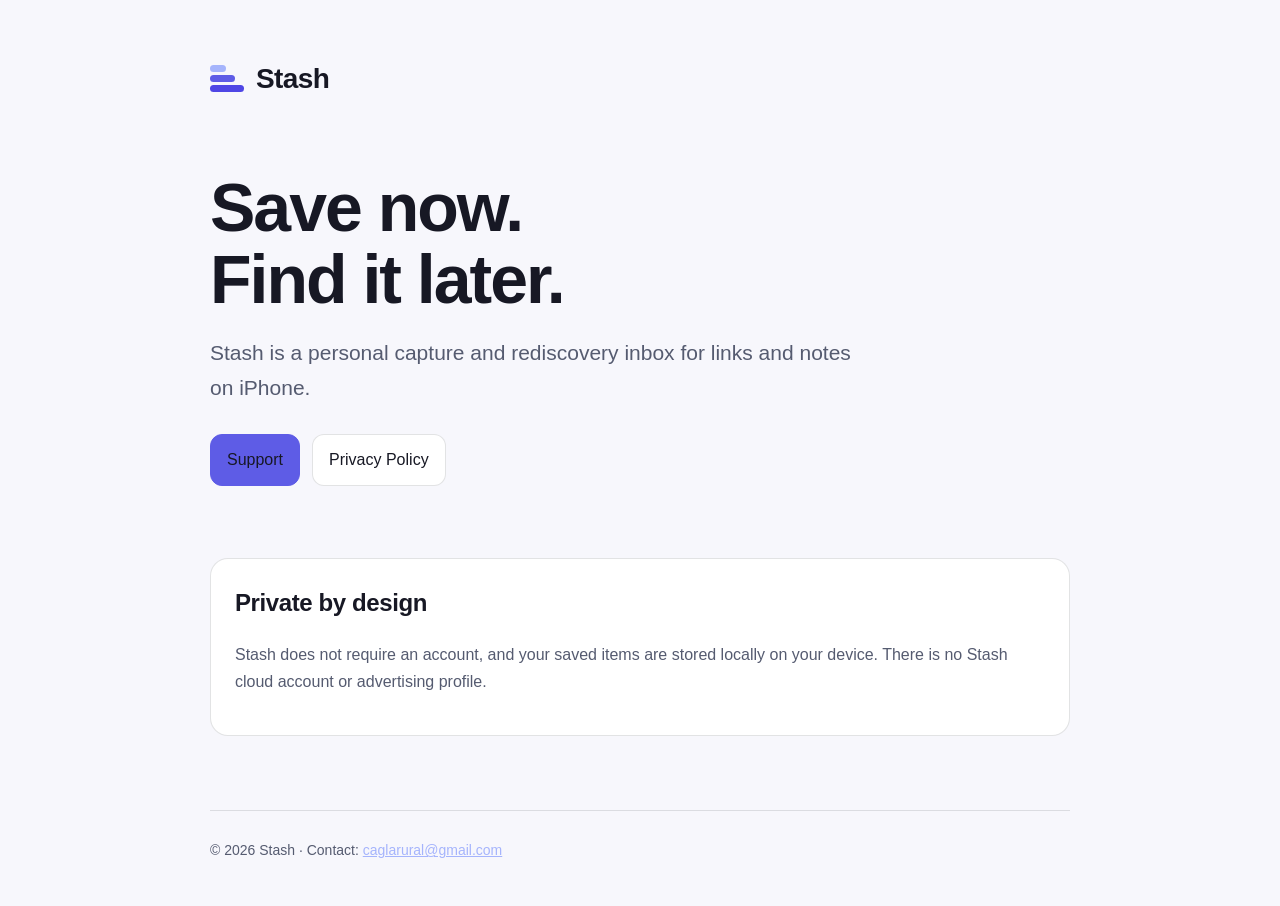
<file: index.html>
<!doctype html>
<html lang="en">
<head>
  <meta charset="utf-8">
  <meta name="viewport" content="width=device-width,initial-scale=1">
  <meta name="description" content="Stash — Save now. Find it later.">
  <title>Stash — Save now. Find it later.</title>
  <link rel="stylesheet" href="./styles.css">
</head>
<body>
  <header class="wrap">
    <a class="brand" href="./" aria-label="Stash home">
      <span class="mark" aria-hidden="true"><span class="a"></span><span class="b"></span><span class="c"></span></span>
      <span>Stash</span>
    </a>
  </header>
  <main class="wrap">
    <section class="hero">
      <h1>Save now.<br>Find it later.</h1>
      <p class="lead">Stash is a personal capture and rediscovery inbox for links and notes on iPhone.</p>
      <div class="links">
        <a class="button primary" href="./support/">Support</a>
        <a class="button" href="./privacy/">Privacy Policy</a>
      </div>
    </section>
    <section class="card">
      <h2 style="margin-top:0">Private by design</h2>
      <p>Stash does not require an account, and your saved items are stored locally on your device. There is no Stash cloud account or advertising profile.</p>
    </section>
  </main>
  <footer class="wrap">© 2026 Stash · Contact: <a href="mailto:caglarural@gmail.com">caglarural@gmail.com</a></footer>
</body>
</html>
</file>
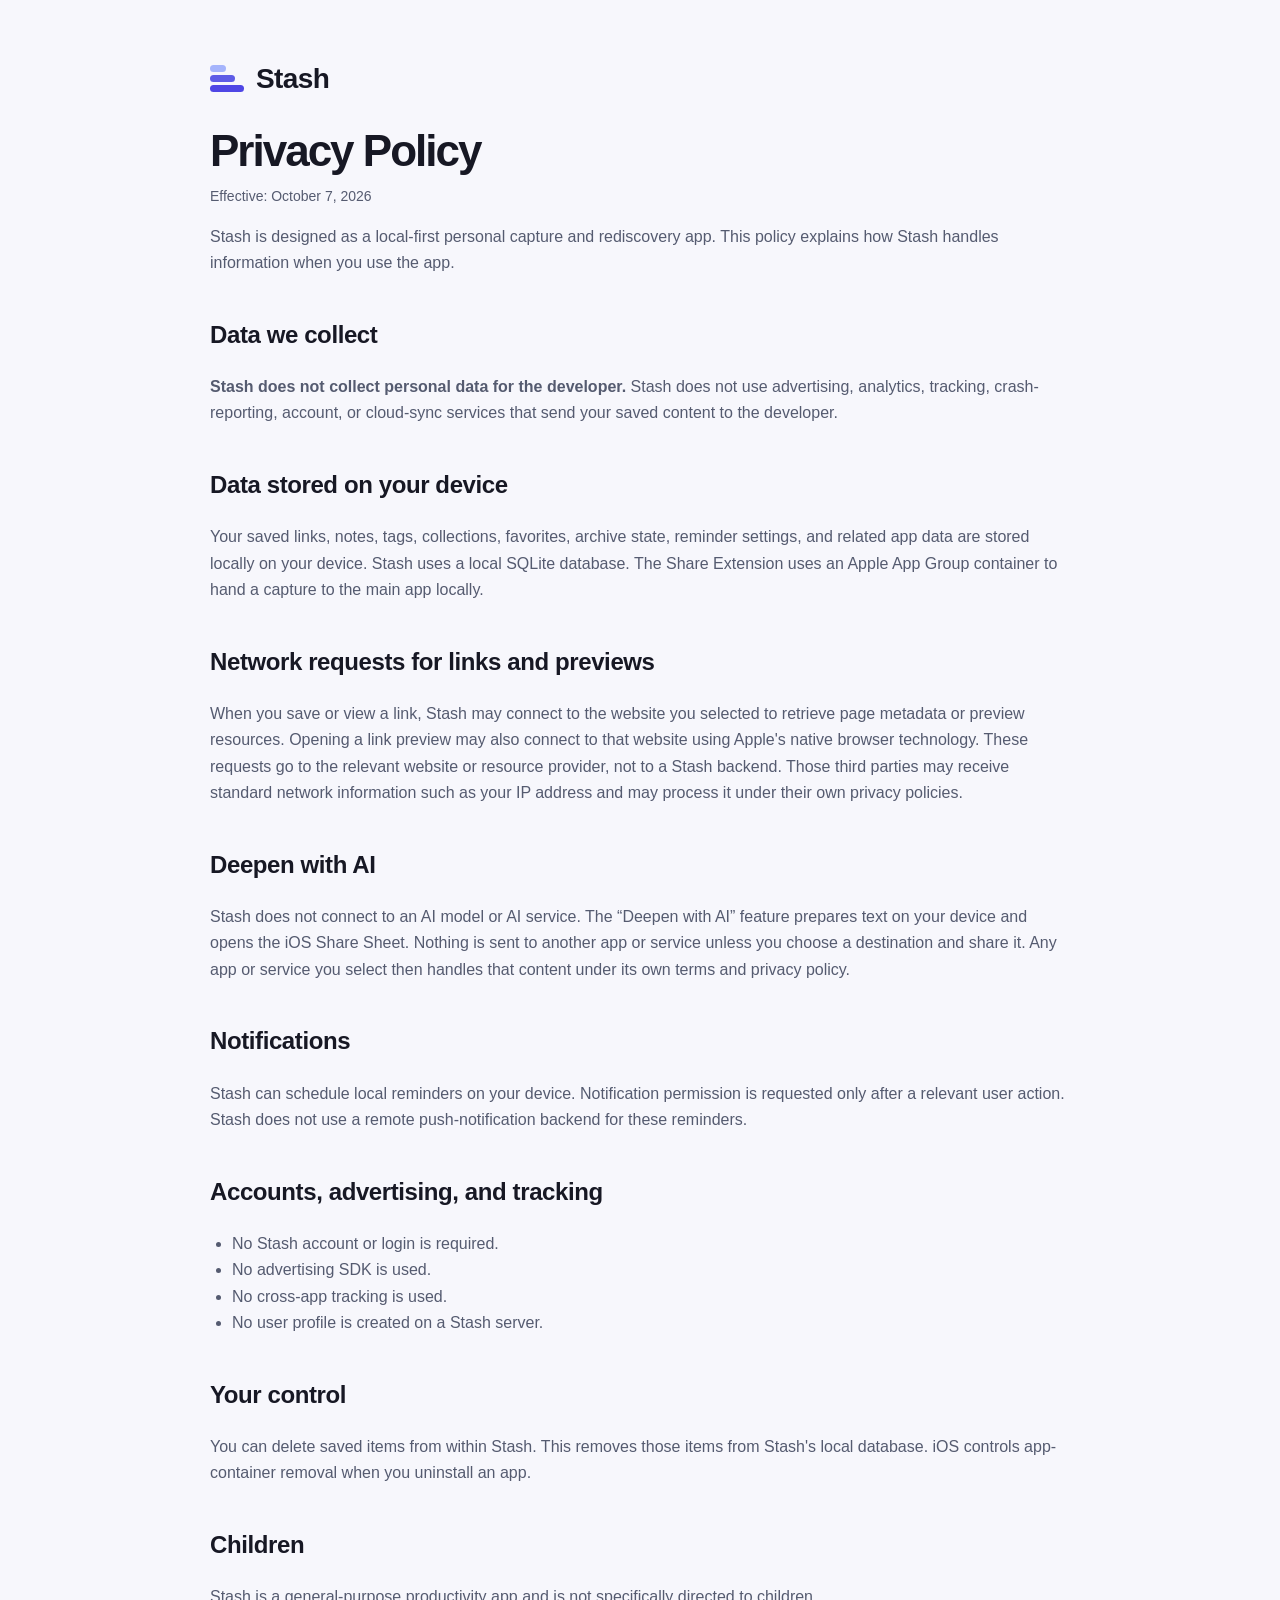
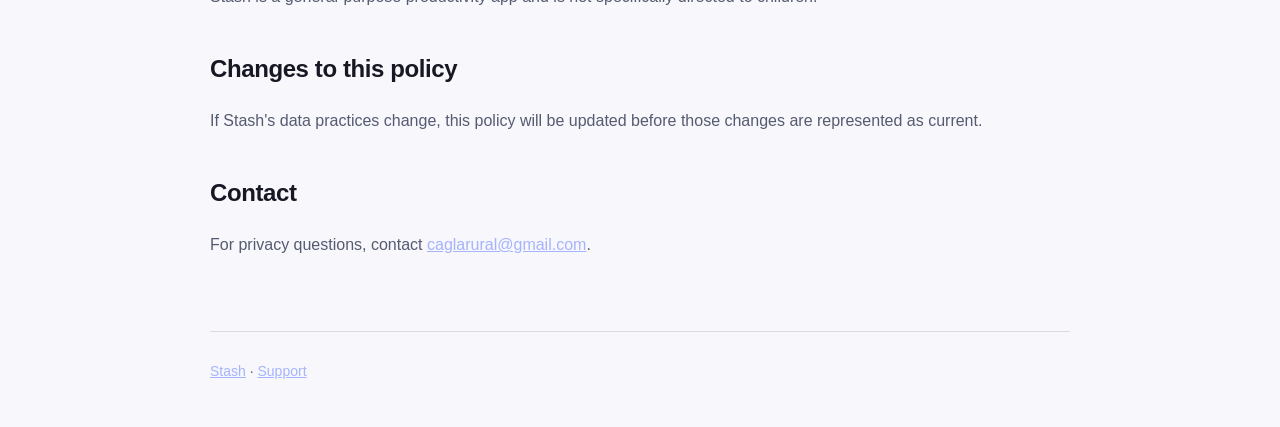
<file: privacy/index.html>
<!doctype html>
<html lang="en">
<head>
  <meta charset="utf-8">
  <meta name="viewport" content="width=device-width,initial-scale=1">
  <meta name="description" content="Privacy Policy for Stash.">
  <title>Privacy Policy — Stash</title>
  <link rel="stylesheet" href="../styles.css">
</head>
<body>
  <header class="wrap">
    <a class="brand" href="../" aria-label="Stash home">
      <span class="mark" aria-hidden="true"><span class="a"></span><span class="b"></span><span class="c"></span></span>
      <span>Stash</span>
    </a>
  </header>
  <main class="wrap">
    <h1 style="font-size:44px">Privacy Policy</h1>
    <p class="meta">Effective: October 7, 2026</p>

    <p>Stash is designed as a local-first personal capture and rediscovery app. This policy explains how Stash handles information when you use the app.</p>

    <h2>Data we collect</h2>
    <p><strong>Stash does not collect personal data for the developer.</strong> Stash does not use advertising, analytics, tracking, crash-reporting, account, or cloud-sync services that send your saved content to the developer.</p>

    <h2>Data stored on your device</h2>
    <p>Your saved links, notes, tags, collections, favorites, archive state, reminder settings, and related app data are stored locally on your device. Stash uses a local SQLite database. The Share Extension uses an Apple App Group container to hand a capture to the main app locally.</p>

    <h2>Network requests for links and previews</h2>
    <p>When you save or view a link, Stash may connect to the website you selected to retrieve page metadata or preview resources. Opening a link preview may also connect to that website using Apple's native browser technology. These requests go to the relevant website or resource provider, not to a Stash backend. Those third parties may receive standard network information such as your IP address and may process it under their own privacy policies.</p>

    <h2>Deepen with AI</h2>
    <p>Stash does not connect to an AI model or AI service. The “Deepen with AI” feature prepares text on your device and opens the iOS Share Sheet. Nothing is sent to another app or service unless you choose a destination and share it. Any app or service you select then handles that content under its own terms and privacy policy.</p>

    <h2>Notifications</h2>
    <p>Stash can schedule local reminders on your device. Notification permission is requested only after a relevant user action. Stash does not use a remote push-notification backend for these reminders.</p>

    <h2>Accounts, advertising, and tracking</h2>
    <ul>
      <li>No Stash account or login is required.</li>
      <li>No advertising SDK is used.</li>
      <li>No cross-app tracking is used.</li>
      <li>No user profile is created on a Stash server.</li>
    </ul>

    <h2>Your control</h2>
    <p>You can delete saved items from within Stash. This removes those items from Stash's local database. iOS controls app-container removal when you uninstall an app.</p>

    <h2>Children</h2>
    <p>Stash is a general-purpose productivity app and is not specifically directed to children.</p>

    <h2>Changes to this policy</h2>
    <p>If Stash's data practices change, this policy will be updated before those changes are represented as current.</p>

    <h2>Contact</h2>
    <p>For privacy questions, contact <a href="mailto:caglarural@gmail.com">caglarural@gmail.com</a>.</p>
  </main>
  <footer class="wrap"><a href="../">Stash</a> · <a href="../support/">Support</a></footer>
</body>
</html>
</file>
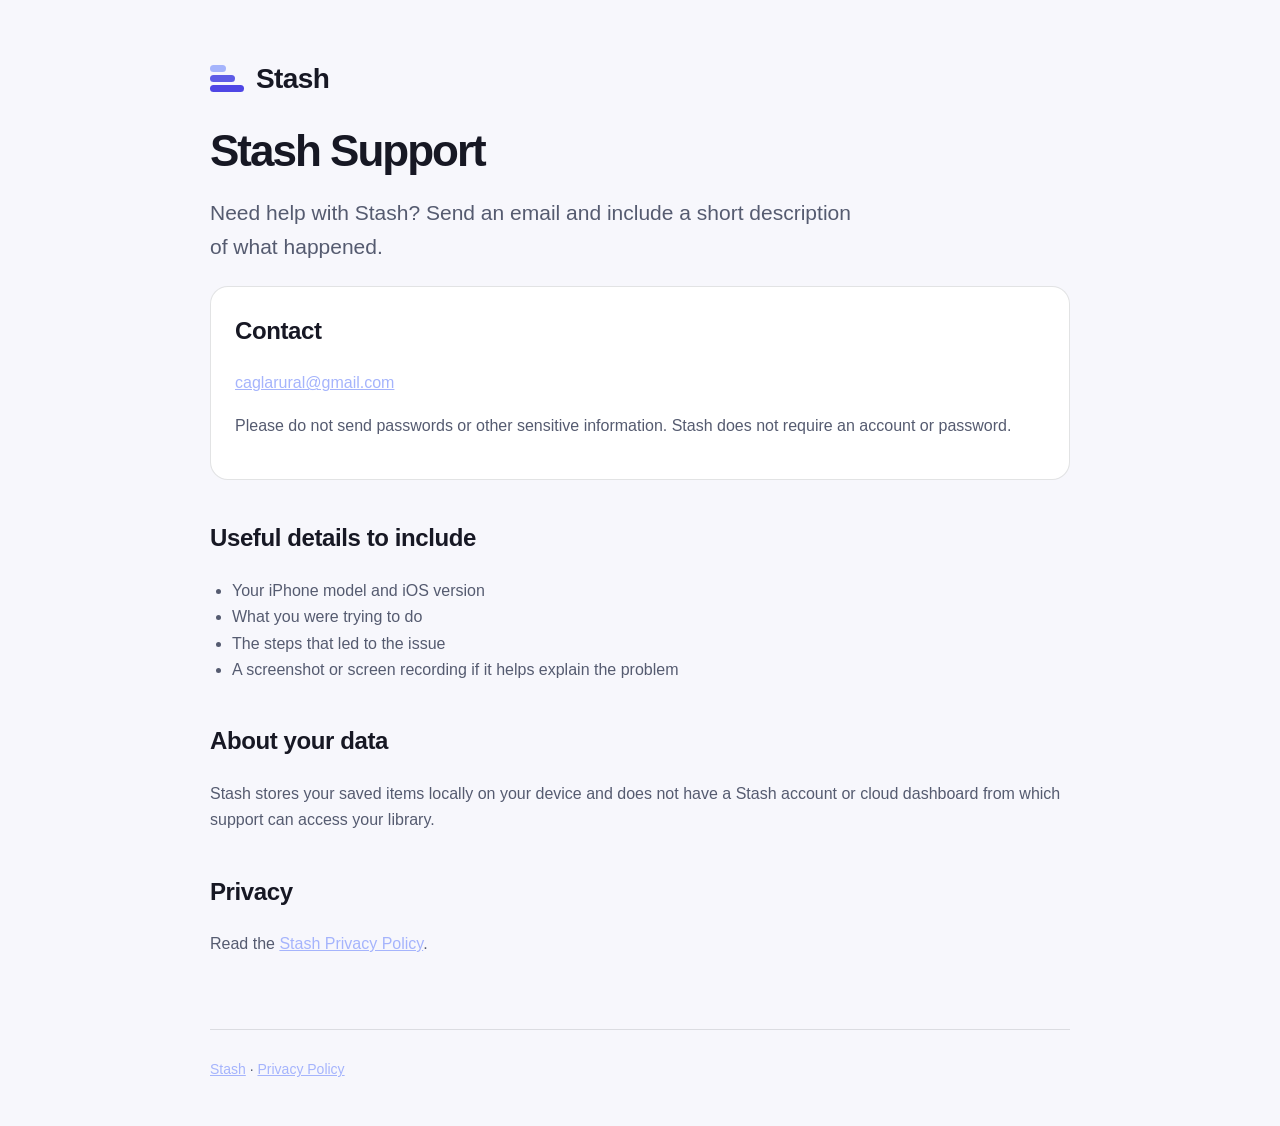
<file: support/index.html>
<!doctype html>
<html lang="en">
<head>
  <meta charset="utf-8">
  <meta name="viewport" content="width=device-width,initial-scale=1">
  <meta name="description" content="Support for Stash.">
  <title>Support — Stash</title>
  <link rel="stylesheet" href="../styles.css">
</head>
<body>
  <header class="wrap">
    <a class="brand" href="../" aria-label="Stash home">
      <span class="mark" aria-hidden="true"><span class="a"></span><span class="b"></span><span class="c"></span></span>
      <span>Stash</span>
    </a>
  </header>
  <main class="wrap">
    <h1 style="font-size:44px">Stash Support</h1>
    <p class="lead">Need help with Stash? Send an email and include a short description of what happened.</p>

    <section class="card">
      <h2 style="margin-top:0">Contact</h2>
      <p><a href="mailto:caglarural@gmail.com">caglarural@gmail.com</a></p>
      <p>Please do not send passwords or other sensitive information. Stash does not require an account or password.</p>
    </section>

    <h2>Useful details to include</h2>
    <ul>
      <li>Your iPhone model and iOS version</li>
      <li>What you were trying to do</li>
      <li>The steps that led to the issue</li>
      <li>A screenshot or screen recording if it helps explain the problem</li>
    </ul>

    <h2>About your data</h2>
    <p>Stash stores your saved items locally on your device and does not have a Stash account or cloud dashboard from which support can access your library.</p>

    <h2>Privacy</h2>
    <p>Read the <a href="../privacy/">Stash Privacy Policy</a>.</p>
  </main>
  <footer class="wrap"><a href="../">Stash</a> · <a href="../privacy/">Privacy Policy</a></footer>
</body>
</html>
</file>
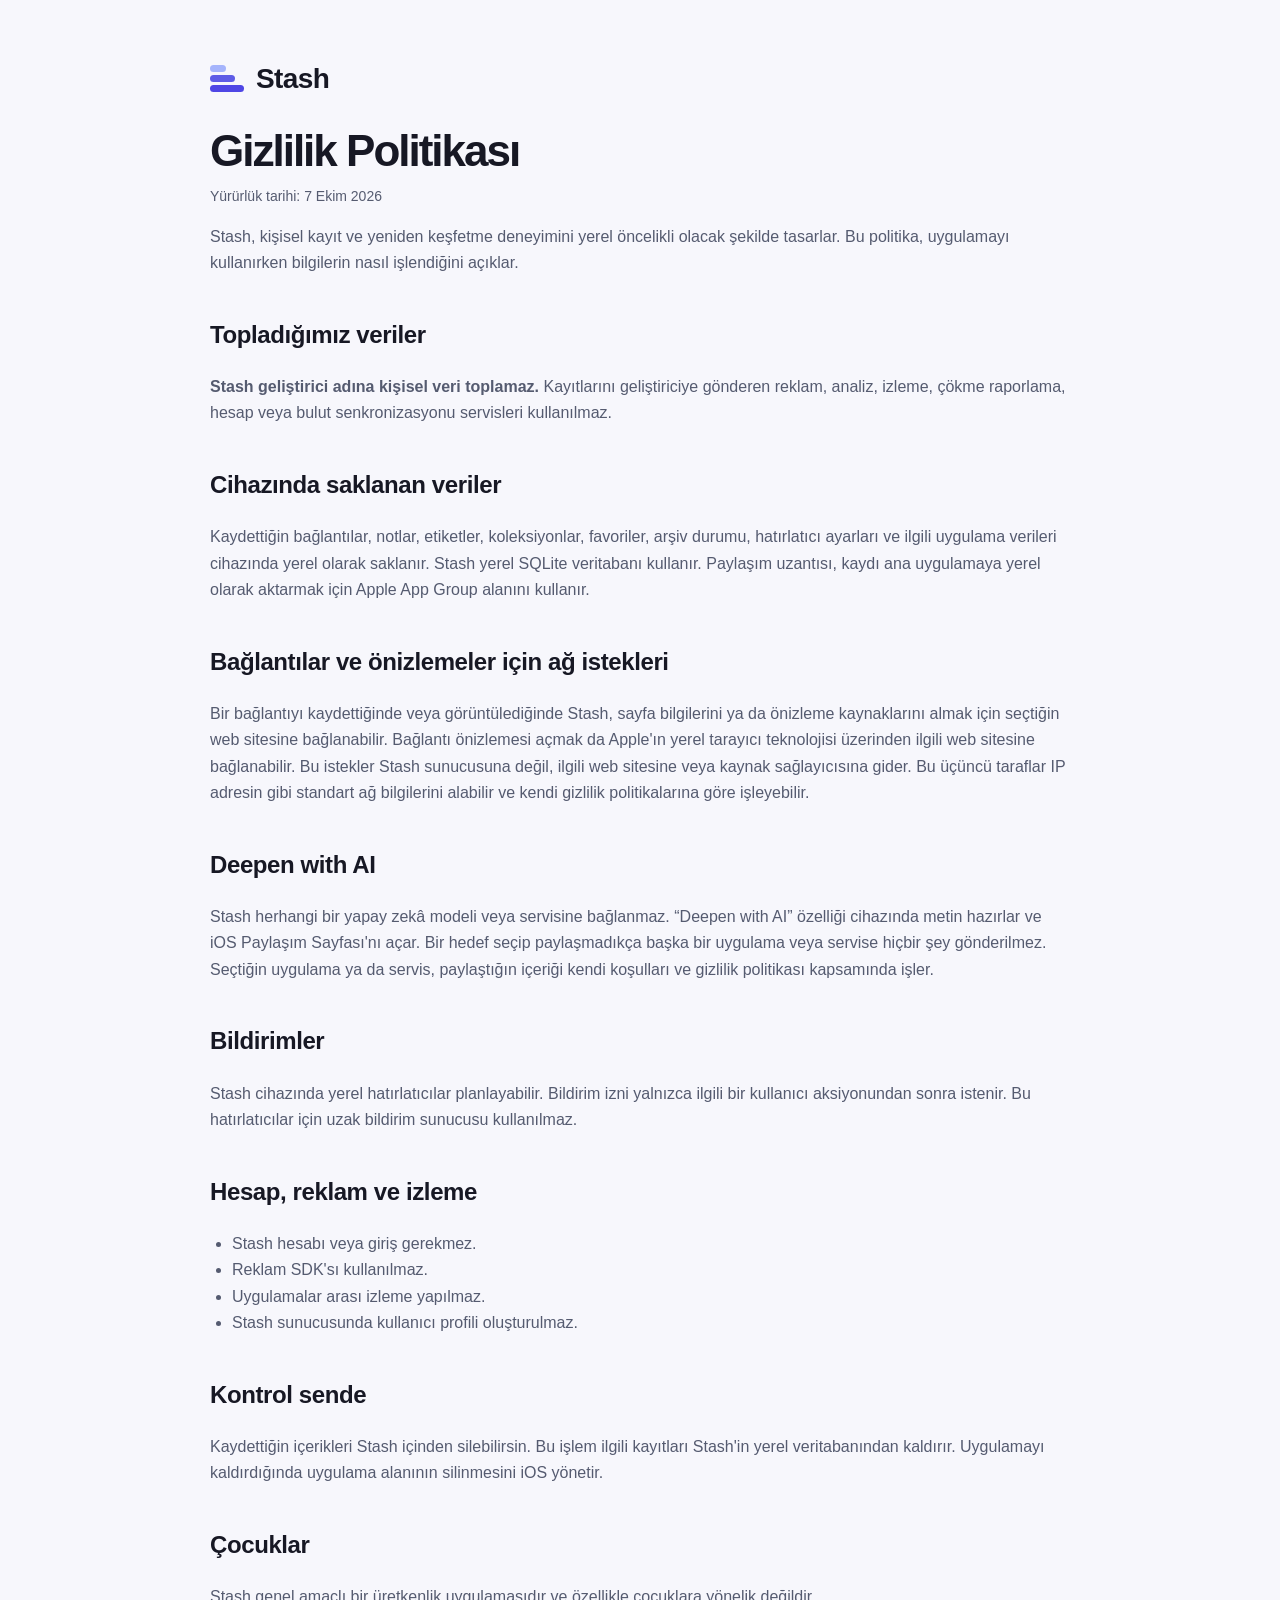
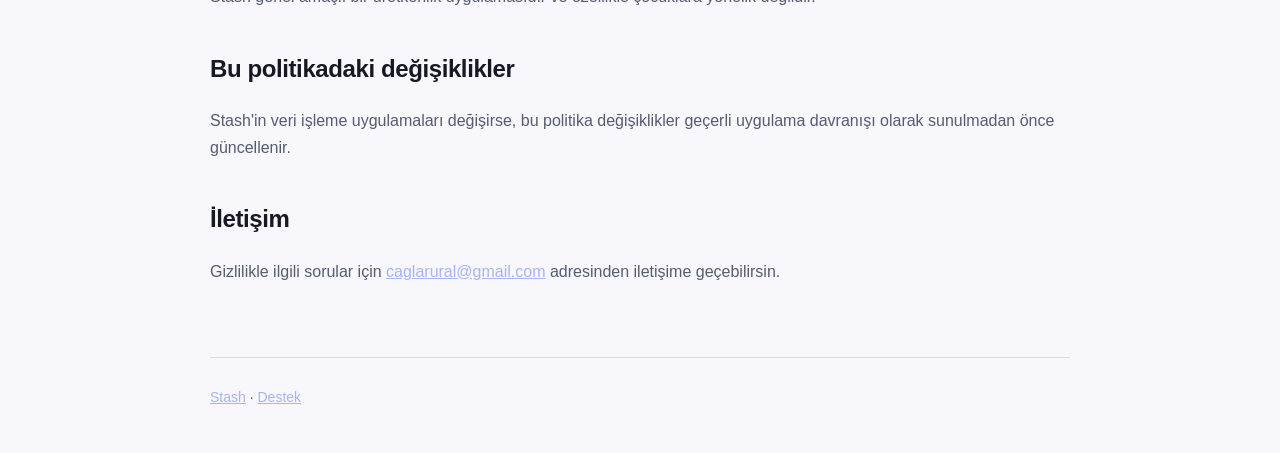
<file: tr/privacy/index.html>
<!doctype html>
<html lang="tr">
<head>
  <meta charset="utf-8">
  <meta name="viewport" content="width=device-width,initial-scale=1">
  <meta name="description" content="Stash Gizlilik Politikası.">
  <title>Gizlilik Politikası — Stash</title>
  <link rel="stylesheet" href="../../styles.css">
</head>
<body>
  <header class="wrap">
    <a class="brand" href="../../" aria-label="Stash ana sayfa">
      <span class="mark" aria-hidden="true"><span class="a"></span><span class="b"></span><span class="c"></span></span>
      <span>Stash</span>
    </a>
  </header>
  <main class="wrap">
    <h1 style="font-size:44px">Gizlilik Politikası</h1>
    <p class="meta">Yürürlük tarihi: 7 Ekim 2026</p>

    <p>Stash, kişisel kayıt ve yeniden keşfetme deneyimini yerel öncelikli olacak şekilde tasarlar. Bu politika, uygulamayı kullanırken bilgilerin nasıl işlendiğini açıklar.</p>

    <h2>Topladığımız veriler</h2>
    <p><strong>Stash geliştirici adına kişisel veri toplamaz.</strong> Kayıtlarını geliştiriciye gönderen reklam, analiz, izleme, çökme raporlama, hesap veya bulut senkronizasyonu servisleri kullanılmaz.</p>

    <h2>Cihazında saklanan veriler</h2>
    <p>Kaydettiğin bağlantılar, notlar, etiketler, koleksiyonlar, favoriler, arşiv durumu, hatırlatıcı ayarları ve ilgili uygulama verileri cihazında yerel olarak saklanır. Stash yerel SQLite veritabanı kullanır. Paylaşım uzantısı, kaydı ana uygulamaya yerel olarak aktarmak için Apple App Group alanını kullanır.</p>

    <h2>Bağlantılar ve önizlemeler için ağ istekleri</h2>
    <p>Bir bağlantıyı kaydettiğinde veya görüntülediğinde Stash, sayfa bilgilerini ya da önizleme kaynaklarını almak için seçtiğin web sitesine bağlanabilir. Bağlantı önizlemesi açmak da Apple'ın yerel tarayıcı teknolojisi üzerinden ilgili web sitesine bağlanabilir. Bu istekler Stash sunucusuna değil, ilgili web sitesine veya kaynak sağlayıcısına gider. Bu üçüncü taraflar IP adresin gibi standart ağ bilgilerini alabilir ve kendi gizlilik politikalarına göre işleyebilir.</p>

    <h2>Deepen with AI</h2>
    <p>Stash herhangi bir yapay zekâ modeli veya servisine bağlanmaz. “Deepen with AI” özelliği cihazında metin hazırlar ve iOS Paylaşım Sayfası'nı açar. Bir hedef seçip paylaşmadıkça başka bir uygulama veya servise hiçbir şey gönderilmez. Seçtiğin uygulama ya da servis, paylaştığın içeriği kendi koşulları ve gizlilik politikası kapsamında işler.</p>

    <h2>Bildirimler</h2>
    <p>Stash cihazında yerel hatırlatıcılar planlayabilir. Bildirim izni yalnızca ilgili bir kullanıcı aksiyonundan sonra istenir. Bu hatırlatıcılar için uzak bildirim sunucusu kullanılmaz.</p>

    <h2>Hesap, reklam ve izleme</h2>
    <ul>
      <li>Stash hesabı veya giriş gerekmez.</li>
      <li>Reklam SDK'sı kullanılmaz.</li>
      <li>Uygulamalar arası izleme yapılmaz.</li>
      <li>Stash sunucusunda kullanıcı profili oluşturulmaz.</li>
    </ul>

    <h2>Kontrol sende</h2>
    <p>Kaydettiğin içerikleri Stash içinden silebilirsin. Bu işlem ilgili kayıtları Stash'in yerel veritabanından kaldırır. Uygulamayı kaldırdığında uygulama alanının silinmesini iOS yönetir.</p>

    <h2>Çocuklar</h2>
    <p>Stash genel amaçlı bir üretkenlik uygulamasıdır ve özellikle çocuklara yönelik değildir.</p>

    <h2>Bu politikadaki değişiklikler</h2>
    <p>Stash'in veri işleme uygulamaları değişirse, bu politika değişiklikler geçerli uygulama davranışı olarak sunulmadan önce güncellenir.</p>

    <h2>İletişim</h2>
    <p>Gizlilikle ilgili sorular için <a href="mailto:caglarural@gmail.com">caglarural@gmail.com</a> adresinden iletişime geçebilirsin.</p>
  </main>
  <footer class="wrap"><a href="../../">Stash</a> · <a href="../support/">Destek</a></footer>
</body>
</html>
</file>
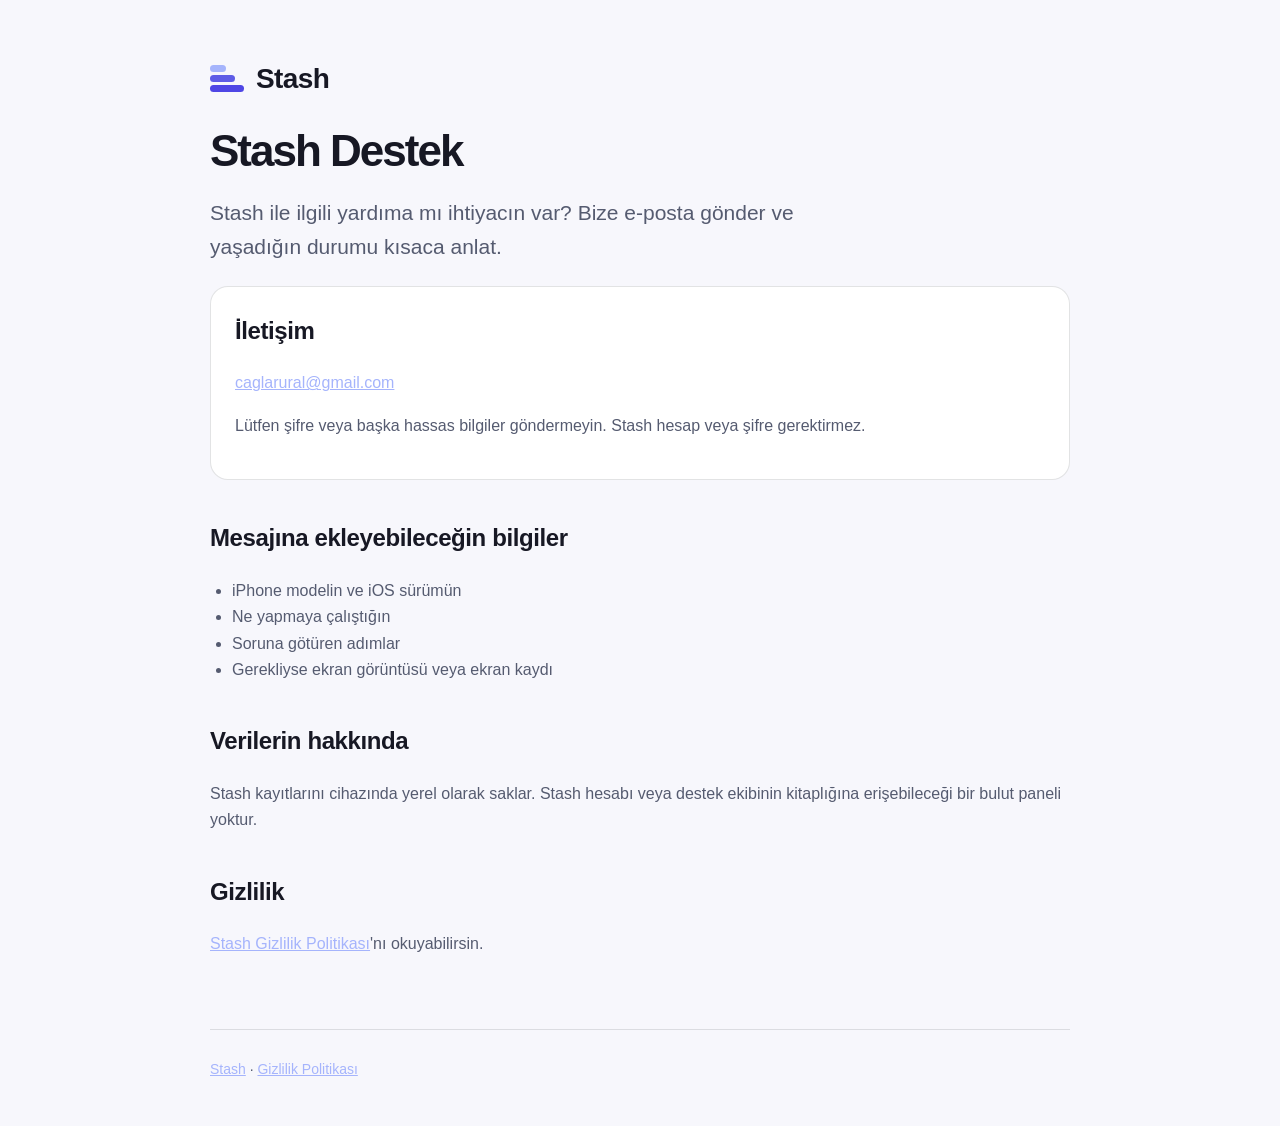
<file: tr/support/index.html>
<!doctype html>
<html lang="tr">
<head>
  <meta charset="utf-8">
  <meta name="viewport" content="width=device-width,initial-scale=1">
  <meta name="description" content="Stash destek sayfası.">
  <title>Destek — Stash</title>
  <link rel="stylesheet" href="../../styles.css">
</head>
<body>
  <header class="wrap">
    <a class="brand" href="../../" aria-label="Stash ana sayfa">
      <span class="mark" aria-hidden="true"><span class="a"></span><span class="b"></span><span class="c"></span></span>
      <span>Stash</span>
    </a>
  </header>
  <main class="wrap">
    <h1 style="font-size:44px">Stash Destek</h1>
    <p class="lead">Stash ile ilgili yardıma mı ihtiyacın var? Bize e-posta gönder ve yaşadığın durumu kısaca anlat.</p>

    <section class="card">
      <h2 style="margin-top:0">İletişim</h2>
      <p><a href="mailto:caglarural@gmail.com">caglarural@gmail.com</a></p>
      <p>Lütfen şifre veya başka hassas bilgiler göndermeyin. Stash hesap veya şifre gerektirmez.</p>
    </section>

    <h2>Mesajına ekleyebileceğin bilgiler</h2>
    <ul>
      <li>iPhone modelin ve iOS sürümün</li>
      <li>Ne yapmaya çalıştığın</li>
      <li>Soruna götüren adımlar</li>
      <li>Gerekliyse ekran görüntüsü veya ekran kaydı</li>
    </ul>

    <h2>Verilerin hakkında</h2>
    <p>Stash kayıtlarını cihazında yerel olarak saklar. Stash hesabı veya destek ekibinin kitaplığına erişebileceği bir bulut paneli yoktur.</p>

    <h2>Gizlilik</h2>
    <p><a href="../privacy/">Stash Gizlilik Politikası</a>'nı okuyabilirsin.</p>
  </main>
  <footer class="wrap"><a href="../../">Stash</a> · <a href="../privacy/">Gizlilik Politikası</a></footer>
</body>
</html>
</file>
<file: styles.css>
:root {
  --bg: #10121D;
  --surface: #181B2A;
  --text: #F7F8FF;
  --muted: #B9BED2;
  --primary: #5E5CE6;
  --top: #A5B4FC;
  --bottom: #4F46E5;
  --border: rgba(255,255,255,.12);
}
* { box-sizing: border-box; }
html { scroll-behavior: smooth; }
body {
  margin: 0;
  font-family: -apple-system, BlinkMacSystemFont, "Segoe UI", Roboto, Helvetica, Arial, sans-serif;
  background: var(--bg);
  color: var(--text);
  line-height: 1.65;
}
a { color: var(--top); }
.wrap { width: min(860px, calc(100% - 40px)); margin: 0 auto; }
header { padding: 56px 0 24px; }
.brand {
  display: inline-flex;
  align-items: center;
  gap: 12px;
  text-decoration: none;
  color: var(--text);
  font-size: 28px;
  font-weight: 800;
  letter-spacing: -0.6px;
}
.mark {
  width: 34px;
  height: 34px;
  position: relative;
  flex: 0 0 auto;
}
.mark span {
  position: absolute;
  left: 0;
  height: 7px;
  border-radius: 999px;
}
.mark .a { top: 3px; width: 16px; background: var(--top); }
.mark .b { top: 13px; width: 25px; background: var(--primary); }
.mark .c { top: 23px; width: 34px; background: var(--bottom); }
.hero { padding: 44px 0 54px; }
h1 {
  font-size: clamp(40px, 7vw, 68px);
  line-height: 1.05;
  letter-spacing: -2px;
  margin: 0 0 18px;
}
h2 { margin-top: 38px; font-size: 24px; letter-spacing: -0.4px; }
h3 { margin-top: 28px; font-size: 18px; }
p, li { color: var(--muted); }
.lead { font-size: 21px; max-width: 650px; }
.card {
  background: var(--surface);
  border: 1px solid var(--border);
  border-radius: 18px;
  padding: 24px;
  margin: 18px 0;
}
.links { display: flex; flex-wrap: wrap; gap: 12px; margin-top: 28px; }
.button {
  display: inline-block;
  padding: 12px 16px;
  border-radius: 12px;
  border: 1px solid var(--border);
  text-decoration: none;
  color: var(--text);
  background: var(--surface);
}
.button.primary { background: var(--primary); border-color: var(--primary); }
main { padding-bottom: 56px; }
footer {
  border-top: 1px solid var(--border);
  padding: 28px 0 44px;
  color: var(--muted);
  font-size: 14px;
}
.meta { color: var(--muted); font-size: 14px; margin-top: -8px; }
ul { padding-left: 22px; }
code { color: var(--text); }
@media (prefers-color-scheme: light) {
  :root {
    --bg: #F7F7FC;
    --surface: #FFFFFF;
    --text: #171824;
    --muted: #555B70;
    --border: rgba(22,24,36,.12);
  }
}
</file>
